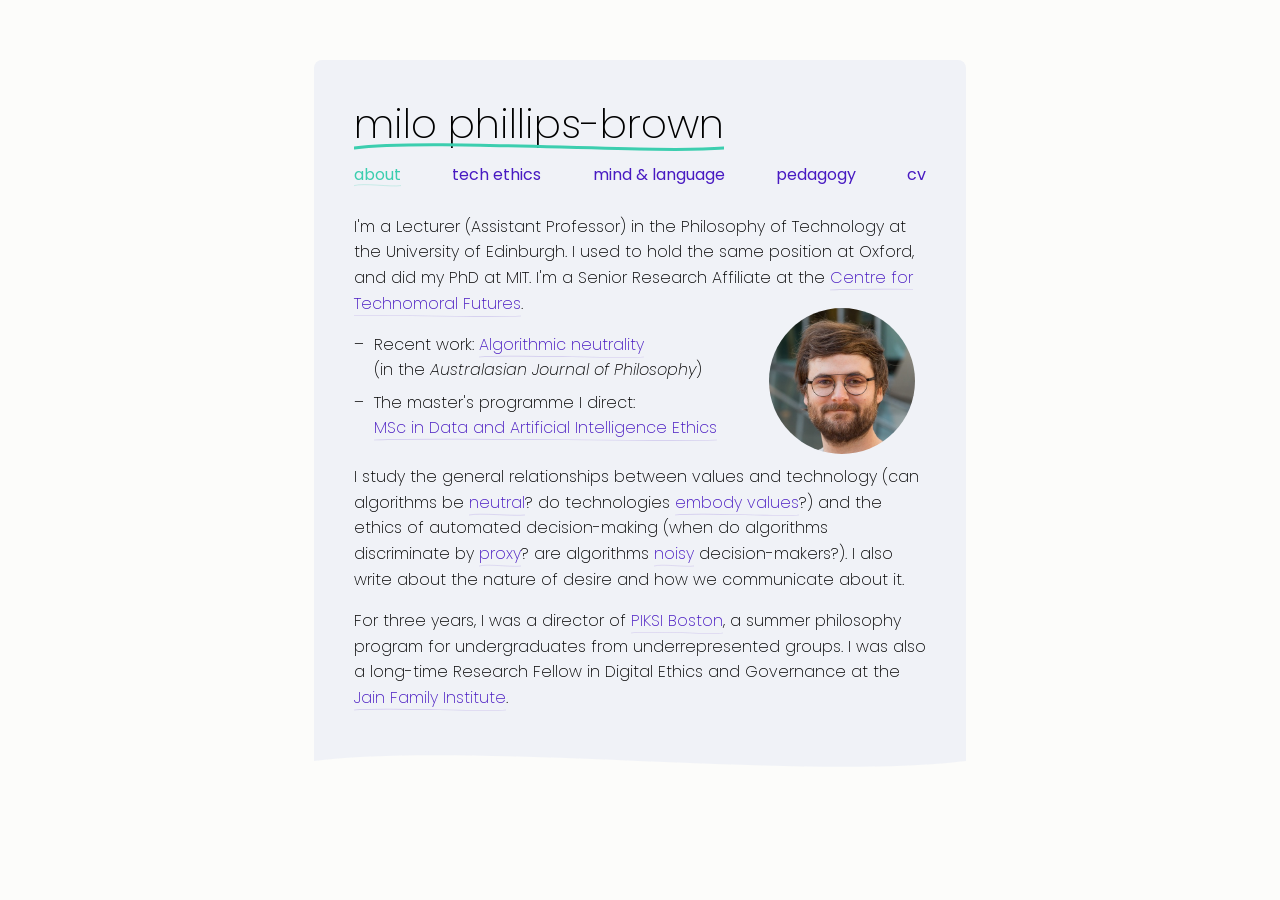
<file: index.html>
<!DOCTYPE html>
<html lang="en">
<head>
  <meta charset="UTF-8">
  <meta name="viewport" content="width=device-width, initial-scale=1.0">
  <title>Milo Phillips-Brown</title>
  <meta name="description" content="Milo Phillips-Brown is a Lecturer in the Philosophy of Technology at the University of Edinburgh, working on values and technology, the ethics of algorithms, and the nature of desire.">
  <link rel="canonical" href="https://milopb.com/">
  <meta property="og:type" content="website">
  <meta property="og:site_name" content="Milo Phillips-Brown">
  <meta property="og:title" content="Milo Phillips-Brown">
  <meta property="og:description" content="Lecturer in the Philosophy of Technology at the University of Edinburgh.">
  <meta property="og:url" content="https://milopb.com/">
  <meta property="og:image" content="https://milopb.com/milo.jpg">
  <meta name="twitter:card" content="summary">
  <link rel="icon" href="favicon.svg?v=2" type="image/svg+xml">
  <link rel="icon" href="favicon.png?v=2" type="image/png" sizes="32x32">
  <link rel="apple-touch-icon" href="apple-touch-icon.png?v=2">
  <link rel="preconnect" href="https://fonts.googleapis.com">
  <link rel="preconnect" href="https://fonts.gstatic.com" crossorigin>
  <link rel="stylesheet" href="https://fonts.googleapis.com/css2?family=Poppins:ital,wght@0,200;0,400;1,200&display=swap">
  <link rel="stylesheet" href="styles.css?v=19">
</head>
<body>
  <div class="hero">
    <div class="inner">
      <header>
        <h1>
          milo phillips-brown
          <svg class="swoosh" viewBox="0 0 200 20" preserveAspectRatio="none" aria-hidden="true" focusable="false">
            <path d="M0,12 C40,2 160,18 200,12"/>
          </svg>
        </h1>
        <nav aria-label="Main">
          <ul>
            <li><a href="index.html" aria-current="page">about</a></li>
            <li><a href="tech-research.html">tech ethics</a></li>
            <li><a href="other-research.html">mind &amp; language</a></li>
            <li><a href="pedagogy.html">pedagogy</a></li>
            <li><a href="https://www.dropbox.com/scl/fi/w5szza7jjnp6fuynu4edj/Phillips-Brown-CV.pdf?rlkey=mozv1xt1r52nxzilc5ks2z9rh&amp;dl=0" target="_blank" rel="noopener noreferrer">cv</a></li>
          </ul>
        </nav>
      </header>

      <main>
        <h2 class="sr-only">About</h2>
        <p>I'm a Lecturer (Assistant Professor) in the Philosophy of Technology at the University of Edinburgh. I used to hold the same position at Oxford, and did my PhD at MIT. I'm a Senior Research Affiliate at the <a href="https://www.technomoralfutures.uk/" class="inline-link" target="_blank" rel="noopener noreferrer">Centre for Technomoral Futures</a>.</p>
        <div class="intro">
          <ul class="dash">
            <li>Recent work: <a href="https://www.tandfonline.com/doi/full/10.1080/00048402.2026.2697031" class="inline-link" target="_blank" rel="noopener noreferrer">Algorithmic neutrality</a><br>(in the <em>Australasian Journal of Philosophy</em>)</li>
            <li>The master's programme I direct:<br><a href="https://efi.ed.ac.uk/programmes/data-and-artificial-intelligence-ethics/" class="inline-link" target="_blank" rel="noopener noreferrer">MSc in Data and Artificial Intelligence Ethics</a></li>
          </ul>
          <div class="photo">
            <img src="milo-face.jpg?v=3" alt="Milo Phillips-Brown" class="profile" width="146" height="146">
          </div>
        </div>
        <p>I study the general relationships between values and technology (can algorithms be <a href="https://www.tandfonline.com/doi/full/10.1080/00048402.2026.2697031" class="inline-link" target="_blank" rel="noopener noreferrer">neutral</a>? do technologies <a href="https://www.dropbox.com/scl/fi/w2a1ssal44q4v0jmt1oiz/Neutral-tools.pdf?rlkey=s0wfol4n2407ka2n07onf45es&amp;dl=0" class="inline-link" target="_blank" rel="noopener noreferrer">embody values</a>?) and the ethics of automated decision-making (when do algorithms discriminate by <a href="https://www.dropbox.com/scl/fi/q65359vtxbcpddg0dgtjv/On-proxy-discrimination-abstract.pdf?rlkey=nmr7n3f4jfj0jwh5rl73s0upf&amp;dl=0" class="inline-link" target="_blank" rel="noopener noreferrer">proxy</a>? are algorithms <a href="https://www.dropbox.com/scl/fi/wfpudhzihk4bl7u9gh5gy/Noise-abstract.pdf?rlkey=nb0tcg68qcjcvh3nhrr2cvgvz&amp;dl=0" class="inline-link" target="_blank" rel="noopener noreferrer">noisy</a> decision-makers?). I also write about the nature of desire and how we communicate about it.</p>
        <p>For three years, I was a director of <a href="https://www.piksi.org/programs/boston/" class="inline-link" target="_blank" rel="noopener noreferrer">PIKSI Boston</a>, a summer philosophy program for undergraduates from underrepresented groups. I was also a long-time Research Fellow in Digital Ethics and Governance at the <a href="https://www.jainfamilyinstitute.org" class="inline-link" target="_blank" rel="noopener noreferrer">Jain Family Institute</a>.</p>
      </main>
    </div>
  </div>
</body>
</html>
</file>
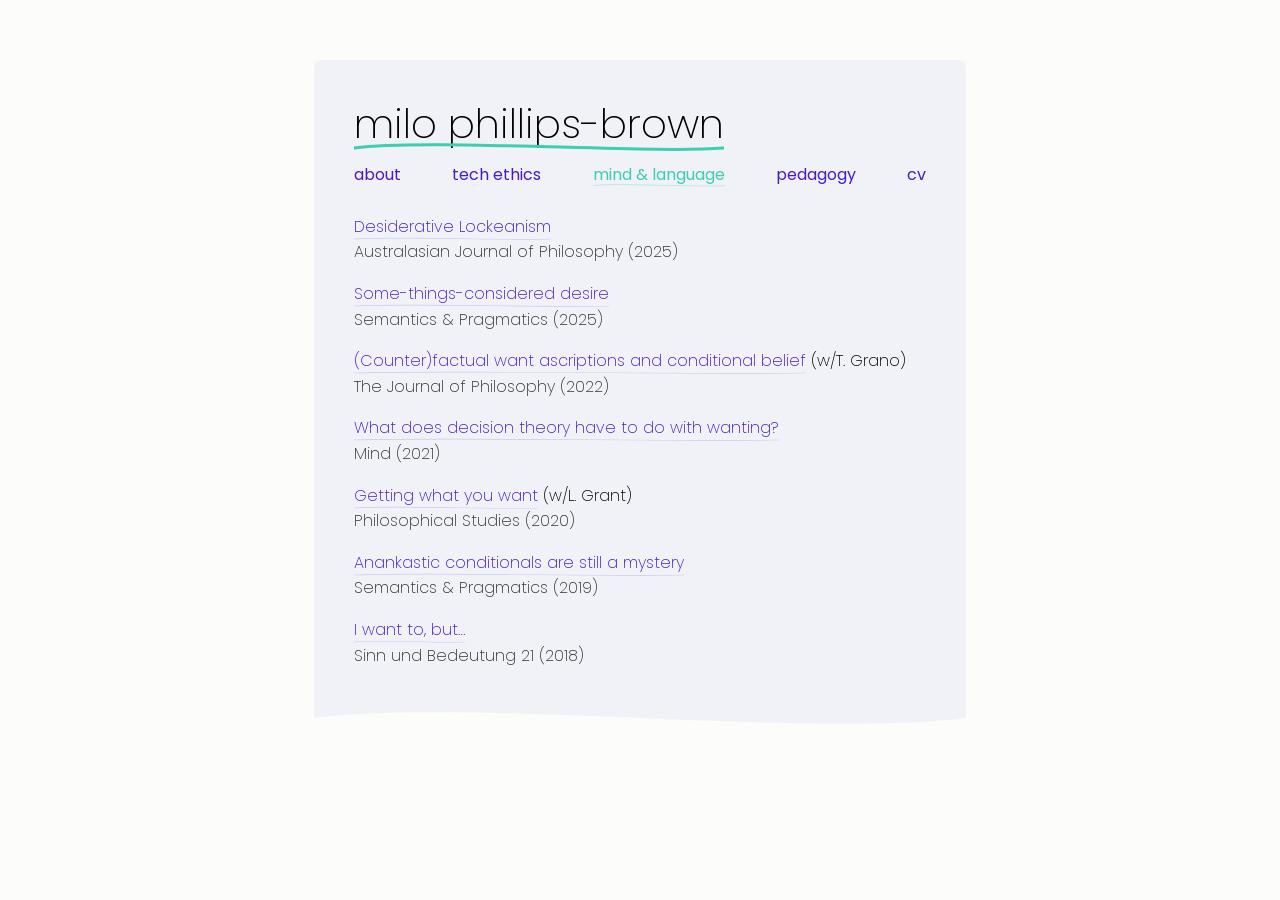
<file: other-research.html>
<!DOCTYPE html>
<html lang="en">
<head>
  <meta charset="UTF-8">
  <meta name="viewport" content="width=device-width, initial-scale=1.0">
  <title>Mind &amp; Language – Milo Phillips-Brown</title>
  <meta name="description" content="Papers by Milo Phillips-Brown in the philosophy of mind and language, on desire, wanting, and conditionals.">
  <link rel="canonical" href="https://milopb.com/other-research.html">
  <meta property="og:type" content="website">
  <meta property="og:site_name" content="Milo Phillips-Brown">
  <meta property="og:title" content="Mind &amp; Language – Milo Phillips-Brown">
  <meta property="og:description" content="Papers in the philosophy of mind and language by Milo Phillips-Brown.">
  <meta property="og:url" content="https://milopb.com/other-research.html">
  <meta property="og:image" content="https://milopb.com/milo.jpg">
  <meta name="twitter:card" content="summary">
  <link rel="icon" href="favicon.svg?v=2" type="image/svg+xml">
  <link rel="icon" href="favicon.png?v=2" type="image/png" sizes="32x32">
  <link rel="apple-touch-icon" href="apple-touch-icon.png?v=2">
  <link rel="preconnect" href="https://fonts.googleapis.com">
  <link rel="preconnect" href="https://fonts.gstatic.com" crossorigin>
  <link rel="stylesheet" href="https://fonts.googleapis.com/css2?family=Poppins:ital,wght@0,200;0,400;1,200&display=swap">
  <link rel="stylesheet" href="styles.css?v=19">
</head>
<body>
  <div class="hero">
    <div class="inner">
      <header>
        <h1>
          milo phillips-brown
          <svg class="swoosh" viewBox="0 0 200 20" preserveAspectRatio="none" aria-hidden="true" focusable="false">
            <path d="M0,12 C40,2 160,18 200,12"/>
          </svg>
        </h1>
        <nav aria-label="Main">
          <ul>
            <li><a href="index.html">about</a></li>
            <li><a href="tech-research.html">tech ethics</a></li>
            <li><a href="other-research.html" aria-current="page">mind &amp; language</a></li>
            <li><a href="pedagogy.html">pedagogy</a></li>
            <li><a href="https://www.dropbox.com/scl/fi/w5szza7jjnp6fuynu4edj/Phillips-Brown-CV.pdf?rlkey=mozv1xt1r52nxzilc5ks2z9rh&amp;dl=0" target="_blank" rel="noopener noreferrer">cv</a></li>
          </ul>
        </nav>
      </header>

      <main>
        <h2 class="sr-only">Mind and language</h2>
        <div class="papers">
          <ul class="paper-list">
            <li class="paper">
              <a href="https://philpapers.org/go.pl?id=PHIDLO-2&amp;proxyId=&amp;u=https%3A%2F%2Fphilpapers.org%2Farchive%2FPHIDLO-2.pdf" target="_blank" rel="noopener noreferrer">Desiderative Lockeanism</a><br>
              <span class="meta">Australasian Journal of Philosophy (2025)</span>
            </li>
            <li class="paper">
              <a href="https://philpapers.org/go.pl?aid=PHISDM" target="_blank" rel="noopener noreferrer">Some-things-considered desire</a><br>
              <span class="meta">Semantics &amp; Pragmatics (2025)</span>
            </li>
            <li class="paper">
              <a href="https://philpapers.org/archive/GRACWA-4.pdf" target="_blank" rel="noopener noreferrer">(Counter)factual want ascriptions and conditional belief</a> (w/T. Grano)<br>
              <span class="meta">The Journal of Philosophy (2022)</span>
            </li>
            <li class="paper">
              <a href="https://philpapers.org/go.pl?aid=PHIWDDv1&amp;id=PHIWDD" target="_blank" rel="noopener noreferrer">What does decision theory have to do with wanting?</a><br>
              <span class="meta">Mind (2021)</span>
            </li>
            <li class="paper">
              <a href="https://philpapers.org/go.pl?aid=GRAGWYv1&amp;id=GRAGWY" target="_blank" rel="noopener noreferrer">Getting what you want</a> (w/L. Grant)<br>
              <span class="meta">Philosophical Studies (2020)</span>
            </li>
            <li class="paper">
              <a href="https://philpapers.org/go.pl?aid=PHIACA-6" target="_blank" rel="noopener noreferrer">Anankastic conditionals are still a mystery</a><br>
              <span class="meta">Semantics &amp; Pragmatics (2019)</span>
            </li>
            <li class="paper">
              <a href="https://philpapers.org/go.pl?aid=PHIIWTv1&amp;id=PHIIWT" target="_blank" rel="noopener noreferrer">I want to, but&#8230;</a><br>
              <span class="meta">Sinn und Bedeutung 21 (2018)</span>
            </li>
          </ul>
        </div>
      </main>
    </div>
  </div>
</body>
</html>
</file>
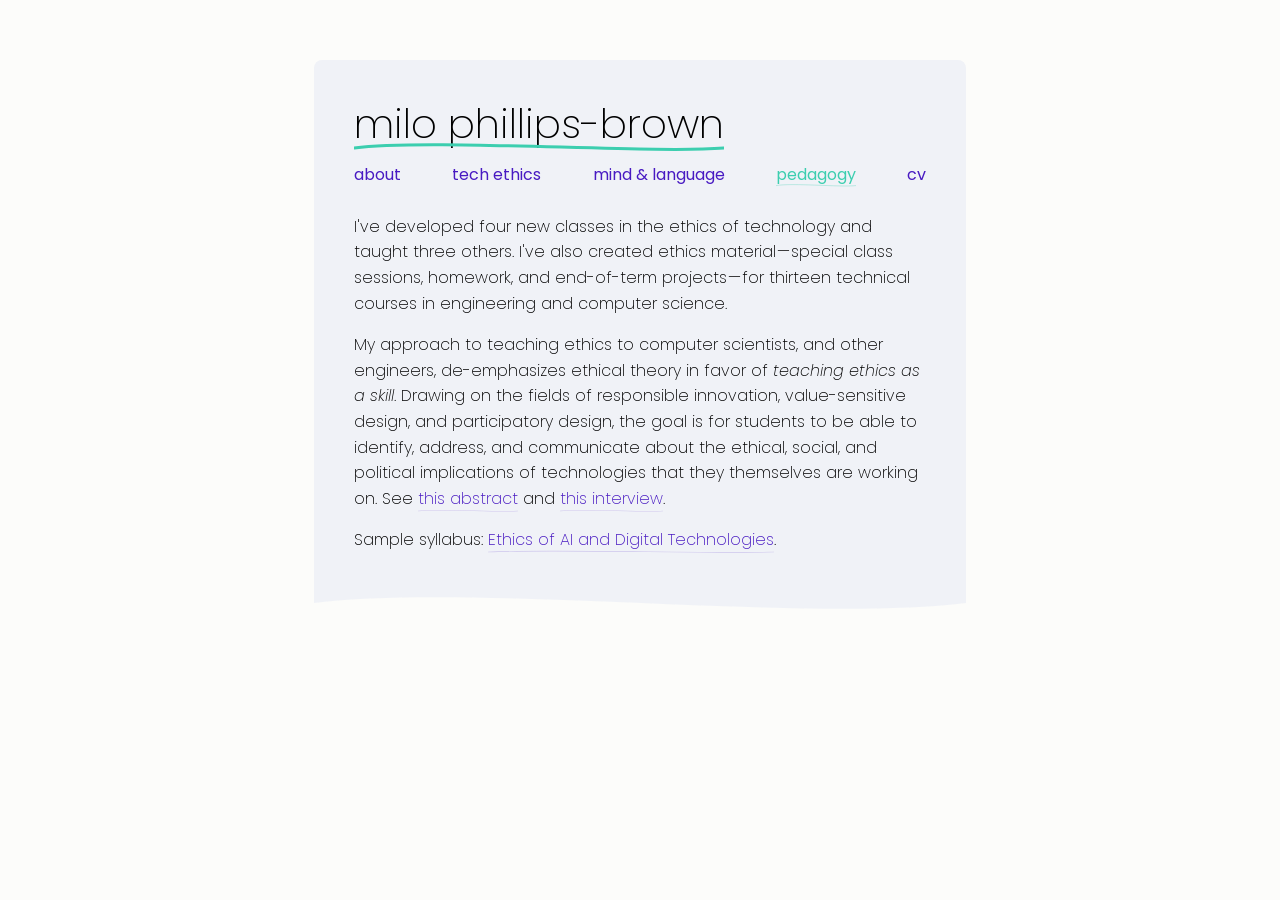
<file: pedagogy.html>
<!DOCTYPE html>
<html lang="en">
<head>
  <meta charset="UTF-8">
  <meta name="viewport" content="width=device-width, initial-scale=1.0">
  <title>Pedagogy – Milo Phillips-Brown</title>
  <meta name="description" content="Milo Phillips-Brown's approach to teaching ethics as a skill to computer scientists and engineers, with a sample syllabus.">
  <link rel="canonical" href="https://milopb.com/pedagogy.html">
  <meta property="og:type" content="website">
  <meta property="og:site_name" content="Milo Phillips-Brown">
  <meta property="og:title" content="Pedagogy – Milo Phillips-Brown">
  <meta property="og:description" content="Teaching ethics as a skill to computer scientists and engineers.">
  <meta property="og:url" content="https://milopb.com/pedagogy.html">
  <meta property="og:image" content="https://milopb.com/milo.jpg">
  <meta name="twitter:card" content="summary">
  <link rel="icon" href="favicon.svg?v=2" type="image/svg+xml">
  <link rel="icon" href="favicon.png?v=2" type="image/png" sizes="32x32">
  <link rel="apple-touch-icon" href="apple-touch-icon.png?v=2">
  <link rel="preconnect" href="https://fonts.googleapis.com">
  <link rel="preconnect" href="https://fonts.gstatic.com" crossorigin>
  <link rel="stylesheet" href="https://fonts.googleapis.com/css2?family=Poppins:ital,wght@0,200;0,400;1,200&display=swap">
  <link rel="stylesheet" href="styles.css?v=19">
</head>
<body>
  <div class="hero">
    <div class="inner">
      <header>
        <h1>
          milo phillips-brown
          <svg class="swoosh" viewBox="0 0 200 20" preserveAspectRatio="none" aria-hidden="true" focusable="false">
            <path d="M0,12 C40,2 160,18 200,12"/>
          </svg>
        </h1>
        <nav aria-label="Main">
          <ul>
            <li><a href="index.html">about</a></li>
            <li><a href="tech-research.html">tech ethics</a></li>
            <li><a href="other-research.html">mind &amp; language</a></li>
            <li><a href="pedagogy.html" aria-current="page">pedagogy</a></li>
            <li><a href="https://www.dropbox.com/scl/fi/w5szza7jjnp6fuynu4edj/Phillips-Brown-CV.pdf?rlkey=mozv1xt1r52nxzilc5ks2z9rh&amp;dl=0" target="_blank" rel="noopener noreferrer">cv</a></li>
          </ul>
        </nav>
      </header>

      <main>
        <h2 class="sr-only">Pedagogy</h2>
        <p>I've developed four new classes in the ethics of technology and taught three others. I've also created ethics material&#8202;&#8212;&#8202;special class sessions, homework, and end-of-term projects&#8202;&#8212;&#8202;for thirteen technical courses in engineering and computer science.</p>
        <p>My approach to teaching ethics to computer scientists, and other engineers, de-emphasizes ethical theory in favor of <em>teaching ethics as a skill</em>. Drawing on the fields of responsible innovation, value-sensitive design, and participatory design, the goal is for students to be able to identify, address, and communicate about the ethical, social, and political implications of technologies that they themselves are working on. See <a href="https://www.dropbox.com/s/s9yzhv8pix6n16g/Teaching%20ethics%20as%20a%20skill.pdf?dl=0" class="inline-link" target="_blank" rel="noopener noreferrer">this abstract</a> and <a href="https://news.mit.edu/2020/integrating-ethics-technical-curriculum-0311" class="inline-link" target="_blank" rel="noopener noreferrer">this interview</a>.</p>
        <p>Sample syllabus: <a href="https://www.dropbox.com/scl/fi/nyn1es3w5ypkkk5u4r2re/Phillips-Brown-sample-syllabus.pdf?dl=0&amp;rlkey=ul4r15yz00gmo0z8d84vgnxkc" class="inline-link" target="_blank" rel="noopener noreferrer">Ethics of AI and Digital Technologies</a>.</p>
      </main>
    </div>
  </div>
</body>
</html>
</file>
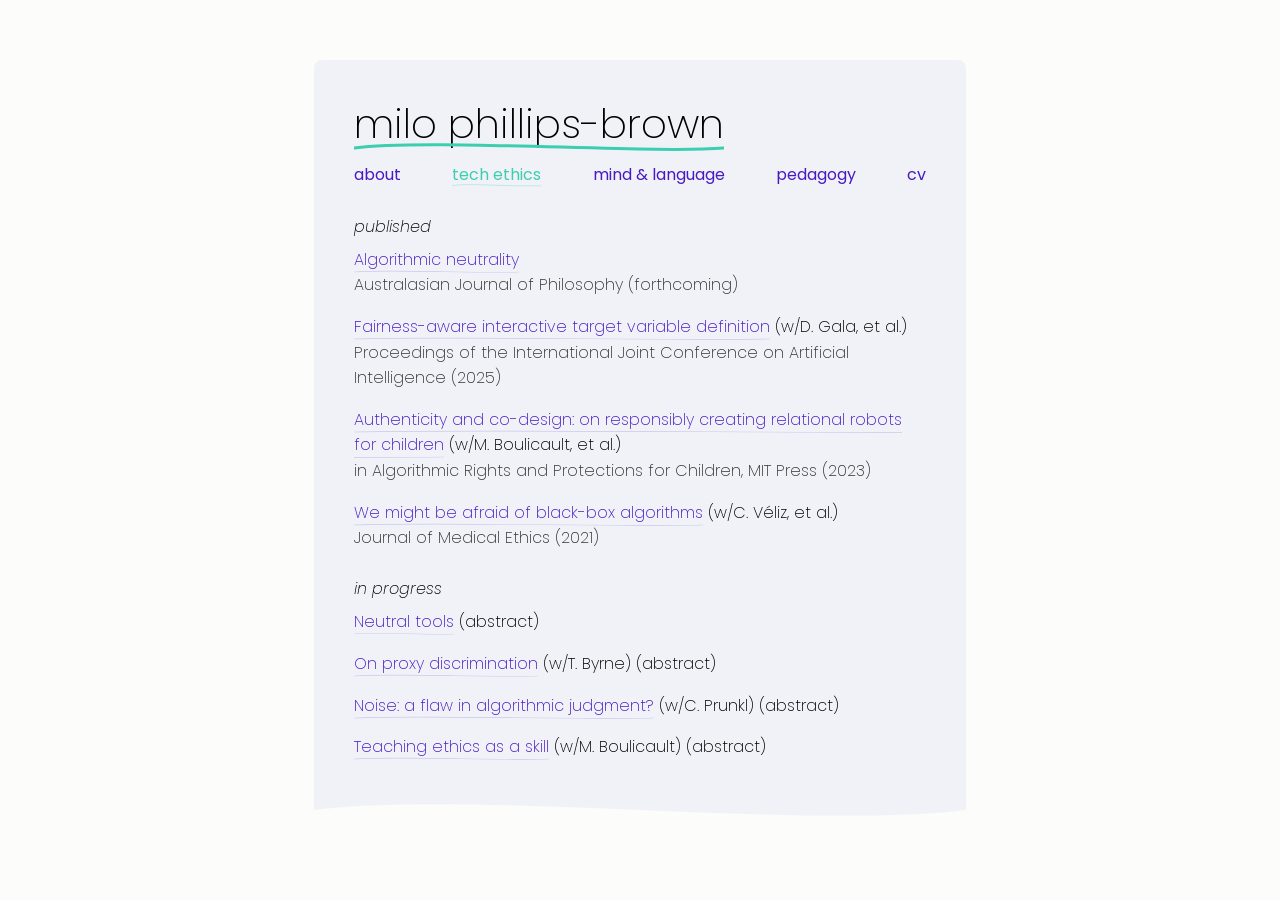
<file: tech-research.html>
<!DOCTYPE html>
<html lang="en">
<head>
  <meta charset="UTF-8">
  <meta name="viewport" content="width=device-width, initial-scale=1.0">
  <title>Ethics of Technology – Milo Phillips-Brown</title>
  <meta name="description" content="Papers by Milo Phillips-Brown on the ethics of technology: algorithmic neutrality, proxy discrimination, noise in algorithmic judgment, and more.">
  <link rel="canonical" href="https://milopb.com/tech-research.html">
  <meta property="og:type" content="website">
  <meta property="og:site_name" content="Milo Phillips-Brown">
  <meta property="og:title" content="Ethics of Technology – Milo Phillips-Brown">
  <meta property="og:description" content="Papers on the ethics of technology by Milo Phillips-Brown.">
  <meta property="og:url" content="https://milopb.com/tech-research.html">
  <meta property="og:image" content="https://milopb.com/milo.jpg">
  <meta name="twitter:card" content="summary">
  <link rel="icon" href="favicon.svg?v=2" type="image/svg+xml">
  <link rel="icon" href="favicon.png?v=2" type="image/png" sizes="32x32">
  <link rel="apple-touch-icon" href="apple-touch-icon.png?v=2">
  <link rel="preconnect" href="https://fonts.googleapis.com">
  <link rel="preconnect" href="https://fonts.gstatic.com" crossorigin>
  <link rel="stylesheet" href="https://fonts.googleapis.com/css2?family=Poppins:ital,wght@0,200;0,400;1,200&display=swap">
  <link rel="stylesheet" href="styles.css?v=19">
</head>
<body>
  <div class="hero">
    <div class="inner">
      <header>
        <h1>
          milo phillips-brown
          <svg class="swoosh" viewBox="0 0 200 20" preserveAspectRatio="none" aria-hidden="true" focusable="false">
            <path d="M0,12 C40,2 160,18 200,12"/>
          </svg>
        </h1>
        <nav aria-label="Main">
          <ul>
            <li><a href="index.html">about</a></li>
            <li><a href="tech-research.html" aria-current="page">tech ethics</a></li>
            <li><a href="other-research.html">mind &amp; language</a></li>
            <li><a href="pedagogy.html">pedagogy</a></li>
            <li><a href="https://www.dropbox.com/scl/fi/w5szza7jjnp6fuynu4edj/Phillips-Brown-CV.pdf?rlkey=mozv1xt1r52nxzilc5ks2z9rh&amp;dl=0" target="_blank" rel="noopener noreferrer">cv</a></li>
          </ul>
        </nav>
      </header>

      <main>
        <h2 class="sr-only">Ethics of technology</h2>
        <div class="papers">
          <h3 class="section-title">
            published
            <svg class="swoosh" viewBox="0 0 200 20" preserveAspectRatio="none" aria-hidden="true" focusable="false"><path d="M0,12 C40,2 160,18 200,12"/></svg>
          </h3>
          <ul class="paper-list">
            <li class="paper">
              <a href="https://www.tandfonline.com/doi/full/10.1080/00048402.2026.2697031" target="_blank" rel="noopener noreferrer">Algorithmic neutrality</a><br>
              <span class="meta">Australasian Journal of Philosophy (forthcoming)</span>
            </li>
            <li class="paper">
              <a href="https://arxiv.org/pdf/2403.06031" target="_blank" rel="noopener noreferrer">Fairness-aware interactive target variable definition</a> (w/D. Gala, et al.)<br>
              <span class="meta">Proceedings of the International Joint Conference on Artificial Intelligence (2025)</span>
            </li>
            <li class="paper">
              <a href="https://philpapers.org/archive/PHIAAC-9.pdf" target="_blank" rel="noopener noreferrer">Authenticity and co-design: on responsibly creating relational robots for children</a> (w/M. Boulicault, et al.)<br>
              <span class="meta">in Algorithmic Rights and Protections for Children, MIT Press (2023)</span>
            </li>
            <li class="paper">
              <a href="https://philpapers.org/archive/VELWMB.pdf" target="_blank" rel="noopener noreferrer">We might be afraid of black-box algorithms</a> (w/C. V&#233;liz, et al.)<br>
              <span class="meta">Journal of Medical Ethics (2021)</span>
            </li>
          </ul>

          <h3 class="section-title">
            in progress
            <svg class="swoosh" viewBox="0 0 200 20" preserveAspectRatio="none" aria-hidden="true" focusable="false"><path d="M0,12 C40,2 160,18 200,12"/></svg>
          </h3>
          <ul class="paper-list">
            <li class="paper">
              <a href="https://www.dropbox.com/scl/fi/w2a1ssal44q4v0jmt1oiz/Neutral-tools.pdf?rlkey=s0wfol4n2407ka2n07onf45es&amp;dl=0" target="_blank" rel="noopener noreferrer">Neutral tools</a> (abstract)
            </li>
            <li class="paper">
              <a href="https://www.dropbox.com/scl/fi/q65359vtxbcpddg0dgtjv/On-proxy-discrimination-abstract.pdf?rlkey=nmr7n3f4jfj0jwh5rl73s0upf&amp;dl=0" target="_blank" rel="noopener noreferrer">On proxy discrimination</a> (w/T. Byrne) (abstract)
            </li>
            <li class="paper">
              <a href="https://www.dropbox.com/scl/fi/wfpudhzihk4bl7u9gh5gy/Noise-abstract.pdf?rlkey=nb0tcg68qcjcvh3nhrr2cvgvz&amp;dl=0" target="_blank" rel="noopener noreferrer">Noise: a flaw in algorithmic judgment?</a> (w/C. Prunkl) (abstract)
            </li>
            <li class="paper">
              <a href="https://www.dropbox.com/s/s9yzhv8pix6n16g/Teaching%20ethics%20as%20a%20skill.pdf?dl=0" target="_blank" rel="noopener noreferrer">Teaching ethics as a skill</a> (w/M. Boulicault) (abstract)
            </li>
          </ul>
        </div>
      </main>
    </div>
  </div>
</body>
</html>
</file>
<file: styles.css>
/* Poppins is loaded from <link> tags in each page's <head> (weights 200, 400, and 200 italic). */

*, *::before, *::after { box-sizing: border-box; }

body {
  margin: 0;
  padding: 0;
  background: #fcfcfa;
  font-family: 'Poppins', sans-serif;
  font-weight: 200;
  color: #000;
  -webkit-font-smoothing: antialiased;
}

/* ── Card layout ── */

.hero {
  padding: 24px 0;
}

.inner {
  width: 92%;
  max-width: 652px;
  margin: 0 auto;
  background: #f0f2f7;
  border-radius: 8px;
  padding: 24px 20px 64px;
  position: relative;
}

.inner::after {
  content: "";
  position: absolute;
  bottom: 0;
  left: 0;
  width: 100%;
  height: 60px;
  background: url("data:image/svg+xml;charset=UTF-8,<svg xmlns='http://www.w3.org/2000/svg' viewBox='0 0 200 60' preserveAspectRatio='none'><path d='M0,30 C50,10 150,50 200,30 L200,60 L0,60 Z' fill='%23fcfcfa'/></svg>") no-repeat;
  background-size: 100% 100%;
  pointer-events: none;
}

/* ── Visually hidden (still read by screen readers) ── */

.sr-only {
  position: absolute;
  width: 1px;
  height: 1px;
  padding: 0;
  margin: -1px;
  overflow: hidden;
  clip: rect(0, 0, 0, 0);
  white-space: nowrap;
  border: 0;
}

/* ── Name heading ── */

h1 {
  font-size: 1.75em;
  font-weight: 200;
  line-height: 1.2;
  margin: 0 0 12px;
  display: inline-block;
  position: relative;
}

h1 .swoosh {
  position: absolute;
  bottom: -6px;
  left: 0;
  width: 100%;
  height: 16px;
}

h1 .swoosh path {
  fill: none;
  stroke: #3cceaf;
  stroke-width: 3;
  stroke-linecap: round;
}

/* ── Keyboard focus ── */

a:focus-visible {
  outline: 2px solid #481ac2;
  outline-offset: 3px;
  border-radius: 3px;
}

/* ── Navigation ── */

nav ul {
  display: flex;
  flex-wrap: wrap;
  gap: 0.1em 1.1em;
  list-style: none;
  padding: 0;
  margin: 0 0 1.25em;
}

nav ul li a {
  display: inline-block;
  padding: 0.3em 0;
  text-decoration: none;
  color: #481ac2;
  font-size: 0.9em;
  font-weight: 400;
  text-transform: lowercase;
  white-space: nowrap;
  background-image: url("data:image/svg+xml;charset=UTF-8,<svg xmlns='http://www.w3.org/2000/svg' viewBox='0 0 200 20' preserveAspectRatio='none'><path d='M0,12 C40,2 160,18 200,12' stroke='%23481ac2' stroke-width='2.5' fill='none' stroke-linecap='round'/></svg>");
  background-repeat: repeat-x;
  background-position: 0 calc(100% - 0.1em);
  background-size: 0 6px;
}

nav ul li a:hover,
nav ul li a:focus-visible {
  background-size: 100% 6px;
}

/* Current page: teal text (the original design). */
nav ul li a[aria-current="page"] {
  color: #3cceaf;
  pointer-events: none;
  background-image: url("data:image/svg+xml;charset=UTF-8,<svg xmlns='http://www.w3.org/2000/svg' viewBox='0 0 200 20' preserveAspectRatio='none'><path d='M0,12 C40,2 160,18 200,12' stroke='%233cceaf' stroke-opacity='0.35' stroke-width='2.5' fill='none' stroke-linecap='round'/></svg>");
  background-size: 100% 6px;
}

/* ── Profile image ── */

.profile {
  display: none;
}

/* ── Body text ── */

p {
  margin: 0 0 1em;
  line-height: 1.6;
}

/* ── Links in the page body ──
   A faint underline at rest so links can be told apart from text without
   relying on colour; the swoosh appears on hover and keyboard focus. */

main a {
  color: #481ac2;
  text-decoration: none;
  background-image: url("data:image/svg+xml;charset=UTF-8,<svg xmlns='http://www.w3.org/2000/svg' viewBox='0 0 200 20' preserveAspectRatio='none'><path d='M0,12 C40,2 160,18 200,12' stroke='%23481ac2' stroke-opacity='0.2' stroke-width='2.5' fill='none' stroke-linecap='round'/></svg>");
  background-repeat: repeat-x;
  background-position: 0 100%;
  background-size: 100% 5px;
  padding-bottom: 3px;
}

main a:hover,
main a:focus-visible {
  background-image: url("data:image/svg+xml;charset=UTF-8,<svg xmlns='http://www.w3.org/2000/svg' viewBox='0 0 200 20' preserveAspectRatio='none'><path d='M0,12 C40,2 160,18 200,12' stroke='%23481ac2' stroke-width='2.5' fill='none' stroke-linecap='round'/></svg>");
}

/* ── Dash lists ── */

ul.dash {
  list-style: none;
  padding: 0;
  margin: 0 0 1em;
}

ul.dash li {
  padding-left: 1.25em;
  margin-bottom: 0.5em;
  position: relative;
}

ul.dash li::before {
  content: "\2013";
  position: absolute;
  left: 0;
}

/* ── Papers ── */

.papers {
  margin-top: 1.5em;
}

.paper-list {
  list-style: none;
  padding: 0;
  margin: 0;
}

.paper {
  margin: 0 0 1em;
  line-height: 1.6;
}

.paper .meta {
  color: #333;
}

/* ── Section titles ── */

.section-title {
  font-size: 1em;
  font-weight: 200;
  font-style: italic;
  margin: 0.6em 0 0.5em;
  display: inline-block;
  position: relative;
}

.section-title:first-child {
  margin-top: 0;
}

.section-title .swoosh {
  display: none;
}

.section-title .swoosh path {
  fill: none;
  stroke: #3cceaf;
  stroke-width: 3;
}

/* ── Desktop (640px+) ── */

@media (min-width: 640px) {
  .hero {
    padding: 60px 0;
  }

  .inner {
    padding: 40px 40px 64px;
  }

  h1 {
    font-size: 2.5em;
  }

  h1 .swoosh {
    bottom: -8px;
    height: 20px;
  }

  nav ul {
    justify-content: space-between;
    margin-bottom: 1.5em;
  }

  nav ul li a {
    font-size: 1em;
    padding: 0.15em 0;
  }

  /* Bullets on the left; the photo centred in the space between the end
     of the bullet text and the card's right edge. */
  .intro {
    display: flex;
    align-items: flex-start;
  }

  .intro .dash {
    flex: 0 1 auto;
  }

  .intro .photo {
    flex: 1 0 calc(146px + 2.5em);
    display: flex;
    justify-content: center;
    margin-right: -40px;
  }

  .profile {
    display: block;
    width: 146px;
    height: 146px;
    margin: -24px 0 8px;
    border-radius: 50%;
    object-fit: cover;
  }
}
</file>
